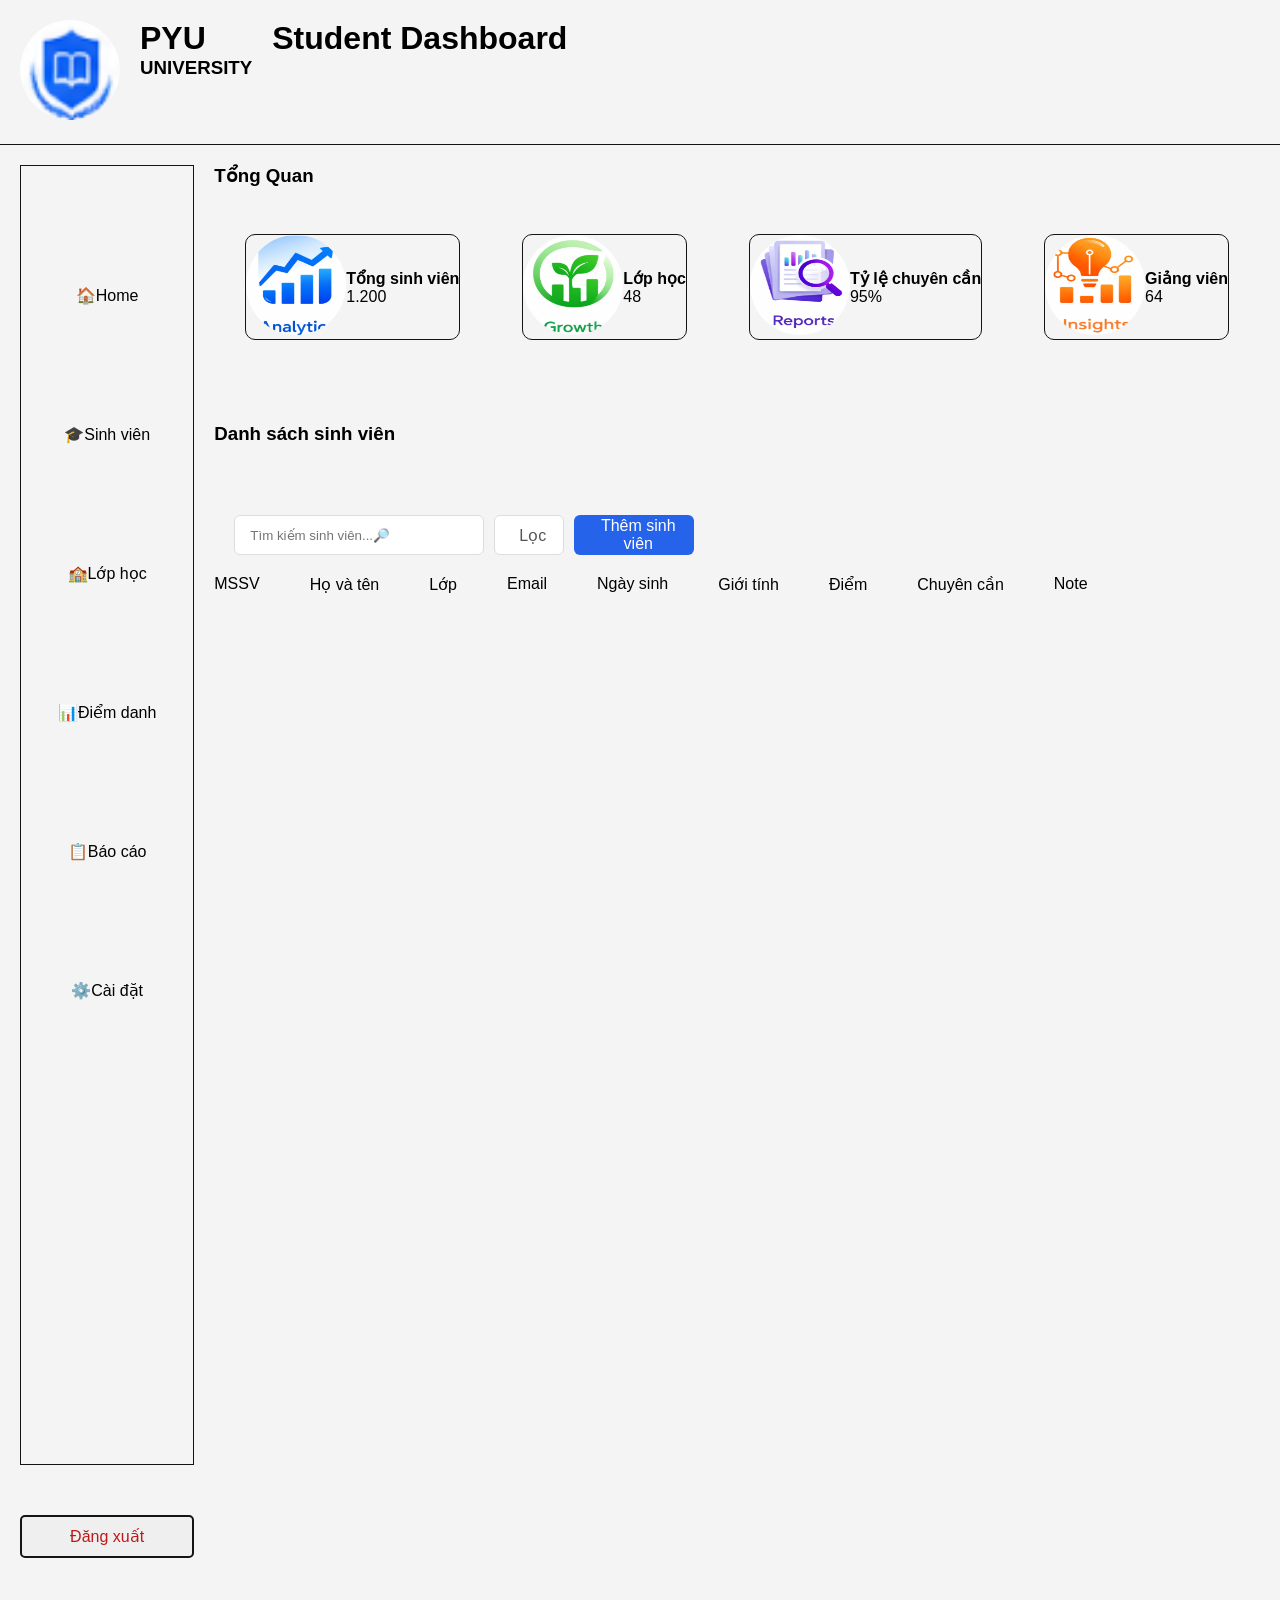
<file: bai tap/index.html>
<!DOCTYPE html>
<html lang="en">
<head>
    <meta charset="UTF-8">
    <meta name="viewport" content="width=device-width, initial-scale=1.0">
    <title>Document</title>
    <link rel="stylesheet" href="styles/st.css">
</head>
<body>
<header>
    <div class="head">
        <div class="logo">
            <img src="./Screenshot 2026-06-17 095225.png" alt="Logo">
        </div>
        <div class="title">
            <h1>PYU</h1>
            <h3>UNIVERSITY</h3>  
        </div>
         <h1>Student Dashboard</h1>
        </div>
       
        
</header>
    <container class="big-box">
   <article>
    
    <sidebar>
        <ul>
            <li><a href="#">🏠Home</a></li>
            <li><a href="#">🎓Sinh viên</a></li>
            <li><a href="#">🏫Lớp học</a></li>    
            <li><a href="#">📊Điểm danh</a></li>
            <li><a href="#">📋Báo cáo</a></li>
            <li><a href="#">⚙️Cài đặt</a></li>
        </ul>
        <div class="nav-actions">   
            <button type="button">Đăng xuất</button>
        </div>
    </sidebar>

   </article>
   <content>
   <div class="box_1">
    <h3>Tổng Quan</h3>
    <div class="information">
        <div class="info-box">
            <div class="icon">
                <img src="./Screenshot 2026-06-17 094729.png" alt="icon">
            </div>
            <div class="text">
            <h4>Tổng sinh viên</h4>
            <p>1.200</p>
            </div>
        </div>
        <div class="info-box">
            <div class="icon">
                <img src="./Screenshot 2026-06-17 094746.png" alt="icon">
            </div>
            <div class="text">
            <h4>Lớp học</h4>
            <p>48</p>
            </div>
        </div>
        <div class="info-box">
            <div class="icon">
                <img src="./Screenshot 2026-06-17 094752.png" alt="icon">
            </div>
            <div class="text">
            <h4>Tỷ lệ chuyên cần</h4>
            <p>95%</p>
            </div>
        </div>
        <div class="info-box">
            <div class="icon">
                <img src="./Screenshot 2026-06-17 094758.png" alt="icon">
            </div>
            <div class="text">
            <h4>Giảng viên</h4>
            <p>64</p>
            </div>
        </div>
    </div>
    </div><br><br>
    <h3>Danh sách sinh viên</h3>
    <div class="box_2">
        <div class="toolbar">

    <div class="search-box">
        <input type="text" placeholder="Tìm kiếm sinh viên...🔎">
        <i class="fa-solid fa-magnifying-glass"></i>
    </div>

    <button class="filter-btn">
        <i class="fa-solid fa-filter"></i>
        Lọc
    </button>

    <button class="add-btn">
        <i class="fa-solid fa-plus"></i>
        Thêm sinh viên
    </button>
            
   </div>
    </div>
    <div class="classroom">
        
            <div class="classroom-item">MSSV</div>
            <div class="classroom-item">Họ và tên</div>
            <div class="classroom-item">Lớp</div>
            <div class="classroom-item">Email</div>
            <div class="classroom-item">Ngày sinh</div>
            <div class="classroom-item">Giới tính</div>
            <div class="classroom-item">Điểm</div>
            <div class="classroom-item">Chuyên cần</div>
            <div class="classroom-item">Note</div>
        
    </div>

    </container>

</body>
</html>
</file>
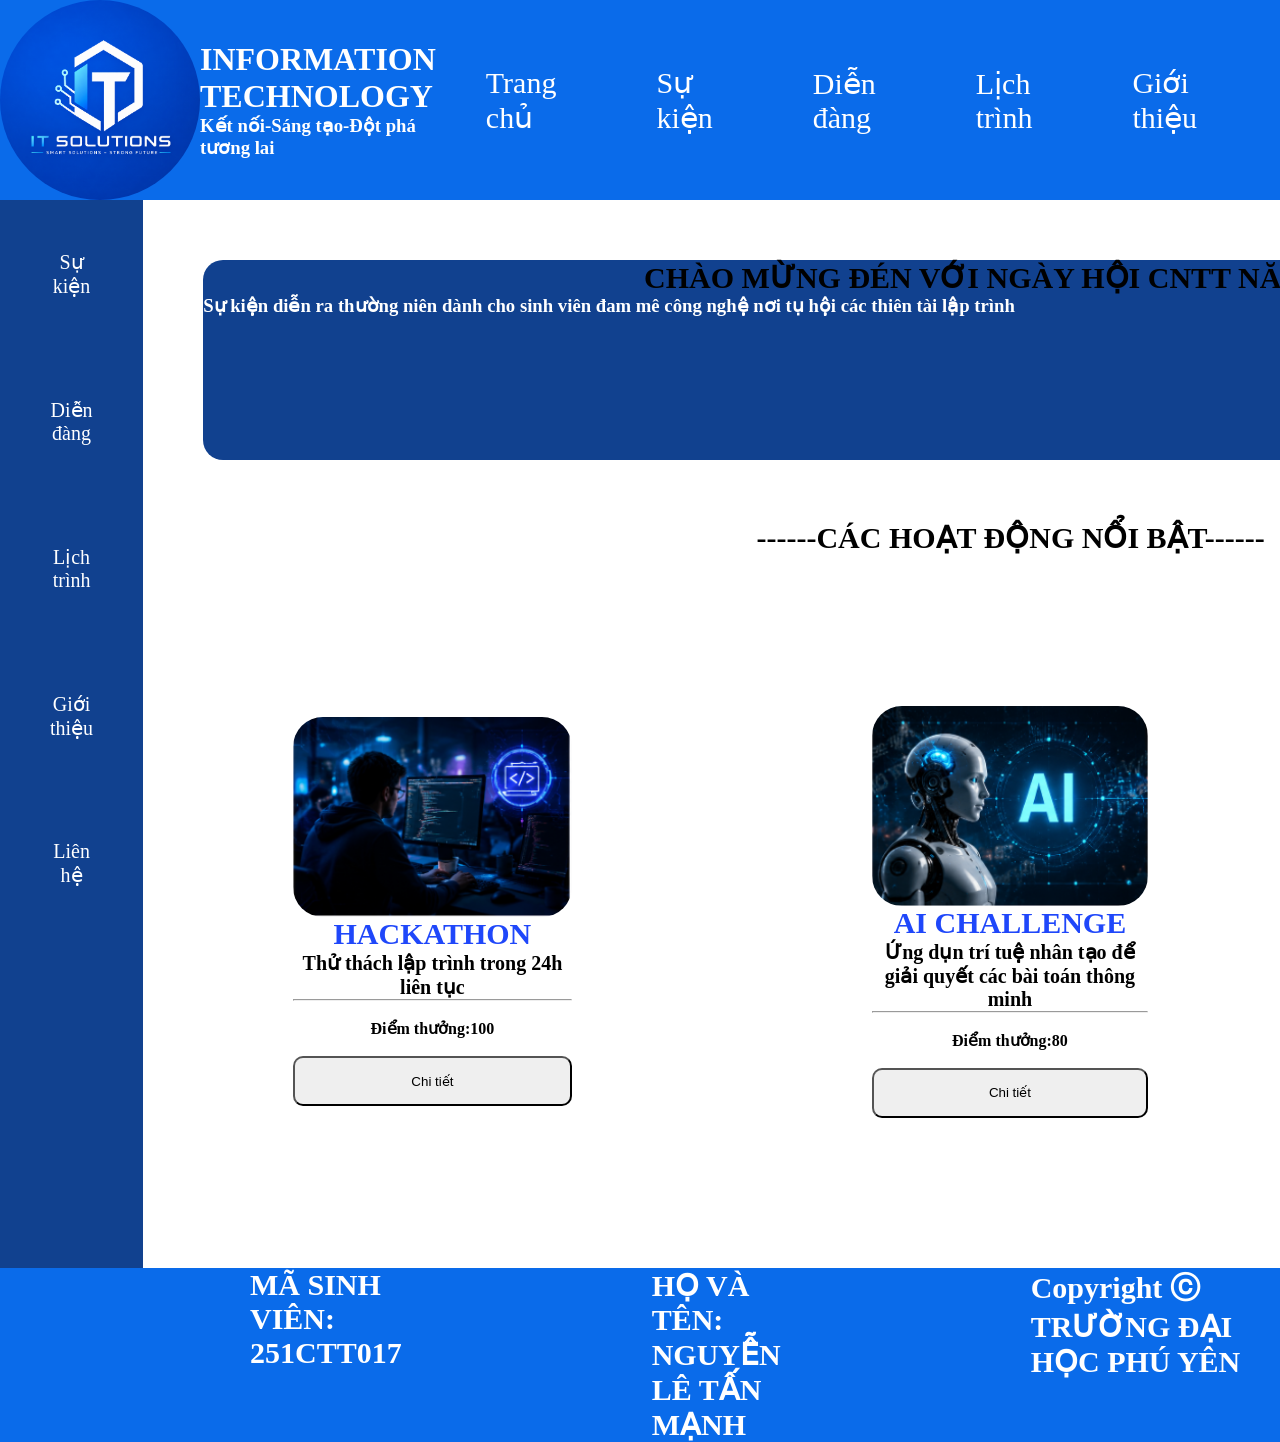
<file: baitap/index.html>
<!DOCTYPE html>
<html lang="en">
<head>
    <meta charset="UTF-8">
    <meta name="viewport" content="width=device-width, initial-scale=1.0">
    <title>Document</title>
    <link rel="stylesheet" href="sty.css">
</head>
<body>
    <header>
     <div class="left-main">
        <img src="./71a78590-4a73-4d98-9adc-68e4ff64bdc1.png" alt="logo" >
        <div >
            <h1>INFORMATION TECHNOLOGY</h1>
            <h3>Kết nối-Sáng tạo-Đột phá tương lai</h3>
        </div>
     </div>
     <div class="right-main">
        
            <a href="#">Trang chủ</a>
            <a href="#">Sự kiện</a>
            <a href="#">Diễn đàng</a>
            <a href="#">Lịch trình</a>
            <a href="#">Giới thiệu</a>
            <a href="#">Liên hệ</a>
        
     </div>
    </header>
    <div class="nav">
        <main class="event">
            <a href="#">Sự kiện</a>
            <a href="#">Diễn đàng</a>
            <a href="#">Lịch trình</a>
            <a href="#">Giới thiệu</a>
            <a href="#">Liên hệ</a>
        </main>
        <content>
           <aside>
            <h1>CHÀO MỪNG ĐÉN VỚI NGÀY HỘI CNTT NĂM 2026</h1>
            <h3>Sự kiện diễn ra thường niên dành cho sinh viên đam mê công nghệ nơi tụ hội các thiên tài lập trình</h3>
           </aside>
           <h1>------CÁC HOẠT ĐỘNG NỔI BẬT------</h1>
           <div class="photo">
            <div class="new">
                <img src="./Screenshot 2026-06-04 091509.png"alt=logo>
                <h1>HACKATHON</h1>
                <h4>Thử thách lập trình trong 24h liên tục</h4>
                <hr><br>
                <b>Điểm thưởng:100</b><br>
                <button type="button">Chi tiết</button>
            </div>
            <div class="new">
                <img src="./Screenshot 2026-06-04 091516.png"alt=logo>
                <h1>AI CHALLENGE</h1>
                <h4>Ứng dụn trí tuệ nhân tạo để giải quyết các bài toán thông minh</h4>
                <hr><br>
                <b>Điểm thưởng:80</b><br>
                <button type="button">Chi tiết</button>
            </div>
            <div class="new">
                <img src="./Screenshot 2026-06-04 091525.png"alt=logo>
                <h1>ROBOTISC</h1>
                <h4>Thiết kế và lập trình robot tự đọng hóa hoàn thành các nhiệm vụ</h4>
                <hr><br>
                <b>Điểm thưởng:60</b><br>
                <button type="button">Chi tiết</button>
            </div>
           </div>

        </content>
    </div>
    <footer>
        <div class="information">
            <div>
                <h3>MÃ SINH VIÊN: </h3>
                <h3>251CTT017</h3>
            </div>
            <div>
                <h3>HỌ VÀ TÊN:</h3>
                <h3>NGUYỄN LÊ TẤN MẠNH</h3>
            </div>
            <div>
                <h3>Copyright ⓒ TRƯỜNG ĐẠI HỌC PHÚ YÊN </h3>
            </div>
            
        </div>
    </footer>
</body>
</html>
</file>
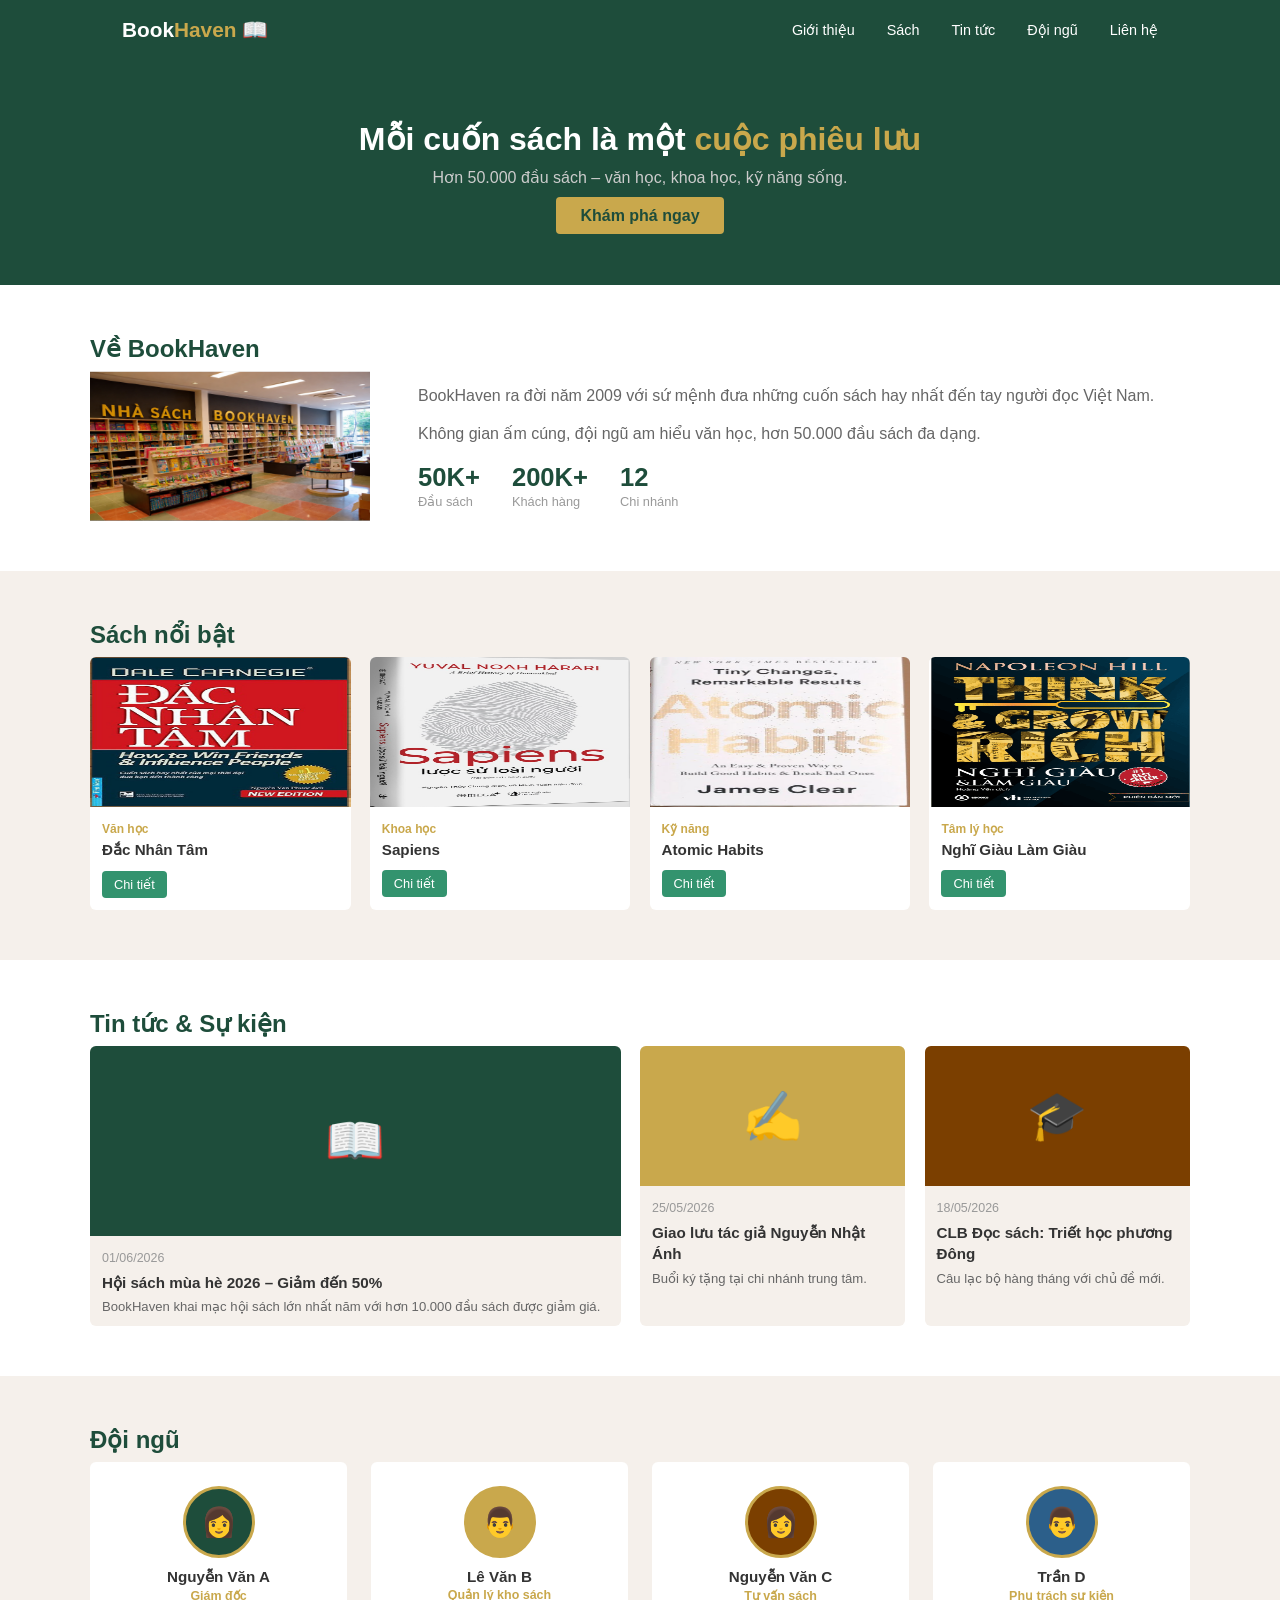
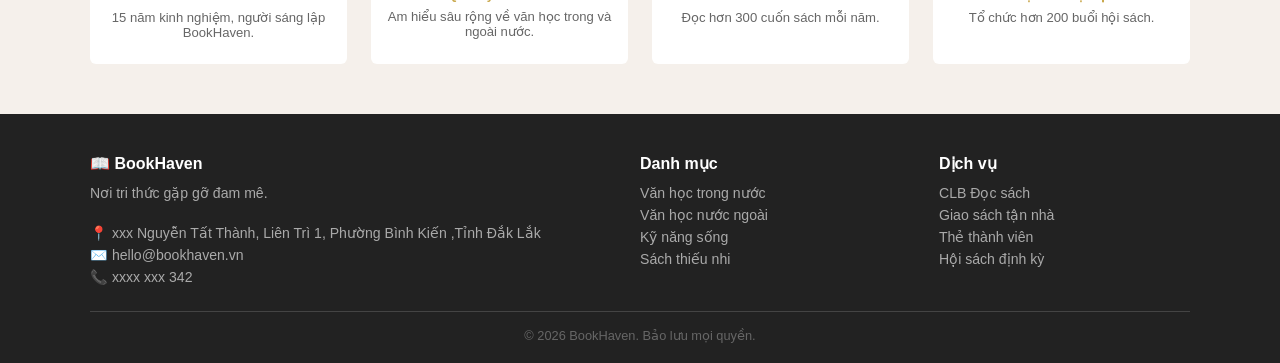
<file: ktgk_II/gk.html>
<!DOCTYPE html>
<html lang="vi">
<head>
  <meta charset="UTF-8" />
    <meta name="viewport" content="width=device-width, initial-scale=1.0" />
  <title>Nhà Sách BookHaven</title>
    <link rel="stylesheet" href="style.css" />
</head>
<body>

<header>
  <nav>
    <div class="logo">Book<span>Haven</span> 📖</div>
    <ul>
      <li><a href="#gioi-thieu">Giới thiệu</a></li>
      <li><a href="#san-pham">Sách</a></li>
      <li><a href="#tin-tuc">Tin tức</a></li>
      <li><a href="#doi-ngu">Đội ngũ</a></li>
      <li><a href="#footer">Liên hệ</a></li>
    </ul>
  </nav>
</header>

<section class="hero">
  <h1>Mỗi cuốn sách là một <span>cuộc phiêu lưu</span></h1>
  <p>Hơn 50.000 đầu sách – văn học, khoa học, kỹ năng sống.</p>
  <a href="#">Khám phá ngay</a>
</section>

<section id="gioi-thieu">
  <div class="wrap">
    <h2>Về BookHaven</h2>
    <div class="about">
      <div class="about-img"> <img src="./Screenshot 2026-06-09 140444.png" alt="BookHaven"> </div>
      <div class="about-text">
        <p>BookHaven ra đời năm 2009 với sứ mệnh đưa những cuốn sách hay nhất đến tay người đọc Việt Nam.</p>
        <p>Không gian ấm cúng, đội ngũ am hiểu văn học, hơn 50.000 đầu sách đa dạng.</p>
        <div class="stats">
          <div><strong>50K+</strong><span>Đầu sách</span></div>
          <div><strong>200K+</strong><span>Khách hàng</span></div>
          <div><strong>12</strong><span>Chi nhánh</span></div>
        </div>
      </div>
    </div>
  </div>
</section>

<section id="san-pham">
  <div class="wrap">
    <h2>Sách nổi bật</h2>
    <div class="books">
      <article class="book">
        <div class="book-cover bg1"><img src="./Screenshot 2026-06-09 133037.png" alt="Đắc Nhân Tâm"></div>
        <div class="book-info">
          <small>Văn học</small>
          <h3>Đắc Nhân Tâm</h3>
          <button class="btn-detail" onclick="showDetail('Đắc Nhân Tâm', 'Dale Carnegie', '89.000đ')">Chi tiết</button>
        </div>
      </article>
      <article class="book">
        <div class="book-cover bg2"><img src="./Screenshot 2026-06-09 133121.png" alt="Sapiens"></div>
        <div class="book-info">
          <small>Khoa học</small>
          <h3>Sapiens</h3>
          <button class="btn-detail" onclick="showDetail('Sapiens', 'Yuval Noah Harari', '175.000đ')">Chi tiết</button>
        </div>
      </article>
      <article class="book">
        <div class="book-cover bg3"><img src="./Screenshot 2026-06-09 133222.png" alt="Atomic Habits"></div>
        <div class="book-info">
          <small>Kỹ năng</small>
          <h3>Atomic Habits</h3>
          <button class="btn-detail" onclick="showDetail('Atomic Habits', 'James Clear', '120.000đ')">Chi tiết</button>
        </div>
      </article>
      <article class="book">
        <div class="book-cover bg4"><img src="./Screenshot 2026-06-09 133158.png" alt="Nghĩ Giàu Làm Giàu"></div>
        <div class="book-info">
          <small>Tâm lý học</small>
          <h3>Nghĩ Giàu Làm Giàu</h3>
          <button class="btn-detail" onclick="showDetail('Nghĩ Giàu Làm Giàu', 'Napoleon Hill', '99.000đ')">Chi tiết</button>
        </div>
      </article>
    </div>
  </div>
</section>

<section id="tin-tuc">
  <div class="wrap">
    <h2>Tin tức & Sự kiện</h2>
    <div class="news">
      <article class="post">
        <div class="post-img ni1">📖</div>
        <div class="post-body">
          <small>01/06/2026</small>
          <h3>Hội sách mùa hè 2026 – Giảm đến 50%</h3>
          <p>BookHaven khai mạc hội sách lớn nhất năm với hơn 10.000 đầu sách được giảm giá.</p>
        </div>
      </article>
      <article class="post">
        <div class="post-img ni2">✍️</div>
        <div class="post-body">
          <small>25/05/2026</small>
          <h3>Giao lưu tác giả Nguyễn Nhật Ánh</h3>
          <p>Buổi ký tặng tại chi nhánh trung tâm.</p>
        </div>
      </article>
      <article class="post">
        <div class="post-img ni3">🎓</div>
        <div class="post-body">
          <small>18/05/2026</small>
          <h3>CLB Đọc sách: Triết học phương Đông</h3>
          <p>Câu lạc bộ hàng tháng với chủ đề mới.</p>
        </div>
      </article>
    </div>
  </div>
</section>

<section id="doi-ngu">
  <div class="wrap">
    <h2>Đội ngũ</h2>
    <div class="team">
      <div class="member">
        <div class="avatar av1">👩</div>
        <h3>Nguyễn Văn A</h3>
        <small>Giám đốc</small>
        <p>15 năm kinh nghiệm, người sáng lập BookHaven.</p>
      </div>
      <div class="member">
        <div class="avatar av2">👨</div>
        <h3>Lê Văn B</h3>
        <small>Quản lý kho sách</small>
        <p>Am hiểu sâu rộng về văn học trong và ngoài nước.</p>
      </div>
      <div class="member">
        <div class="avatar av3">👩</div>
        <h3>Nguyễn Văn C</h3>
        <small>Tư vấn sách</small>
        <p>Đọc hơn 300 cuốn sách mỗi năm.</p>
      </div>
      <div class="member">
        <div class="avatar av4">👨</div>
        <h3>Trần D</h3>
        <small>Phụ trách sự kiện</small>
        <p>Tổ chức hơn 200 buổi hội sách.</p>
      </div>
    </div>
  </div>
</section>

<footer id="footer">
  <div class="footer-wrap">
    <div>
      <h4>📖 BookHaven</h4>
      <p>Nơi tri thức gặp gỡ đam mê.</p>
      <br>
      <p>📍 xxx Nguyễn Tất Thành, Liên Trì 1, Phường Bình Kiến ,Tỉnh Đắk Lắk</p>
      <p>✉️ hello@bookhaven.vn</p>
      <p>📞 xxxx xxx 342</p>
    </div>
    <div>
      <h4>Danh mục</h4>
      <ul>
        <li>Văn học trong nước</li>
        <li>Văn học nước ngoài</li>
        <li>Kỹ năng sống</li>
        <li>Sách thiếu nhi</li>
      </ul>
    </div>
    <div>
      <h4>Dịch vụ</h4>
      <ul>
        <li>CLB Đọc sách</li>
        <li>Giao sách tận nhà</li>
        <li>Thẻ thành viên</li>
        <li>Hội sách định kỳ</li>
      </ul>
    </div>
  </div>
  <p class="copy">© 2026 BookHaven. Bảo lưu mọi quyền.</p>
</footer>
<div id="book-modal" style="display:none; position:fixed; top:0; left:0; width:100%; height:100%; background:rgba(0,0,0,0.5); justify-content:center; align-items:center;">
  <div style="background:#fff; border-radius:8px; padding:32px; min-width:300px; text-align:center; position:relative;">
    <button onclick="closeModal()" style="position:absolute; top:10px; right:14px; background:none; color:#333; font-size:1.2rem; border:none; cursor:pointer;">✕</button>
    <h3 id="modal-title" style="color:#1e4d3b; margin-bottom:8px;"></h3>
    <p id="modal-author" style="color:#999; margin-bottom:8px;"></p>
    <p id="modal-price" style="color:#c9a84c; font-size:1.2rem; font-weight:bold;"></p>
    <button>Đặt ngay</button>
  </div>
</div>
<script src="main.js"></script>
</body>
</html>
</file>
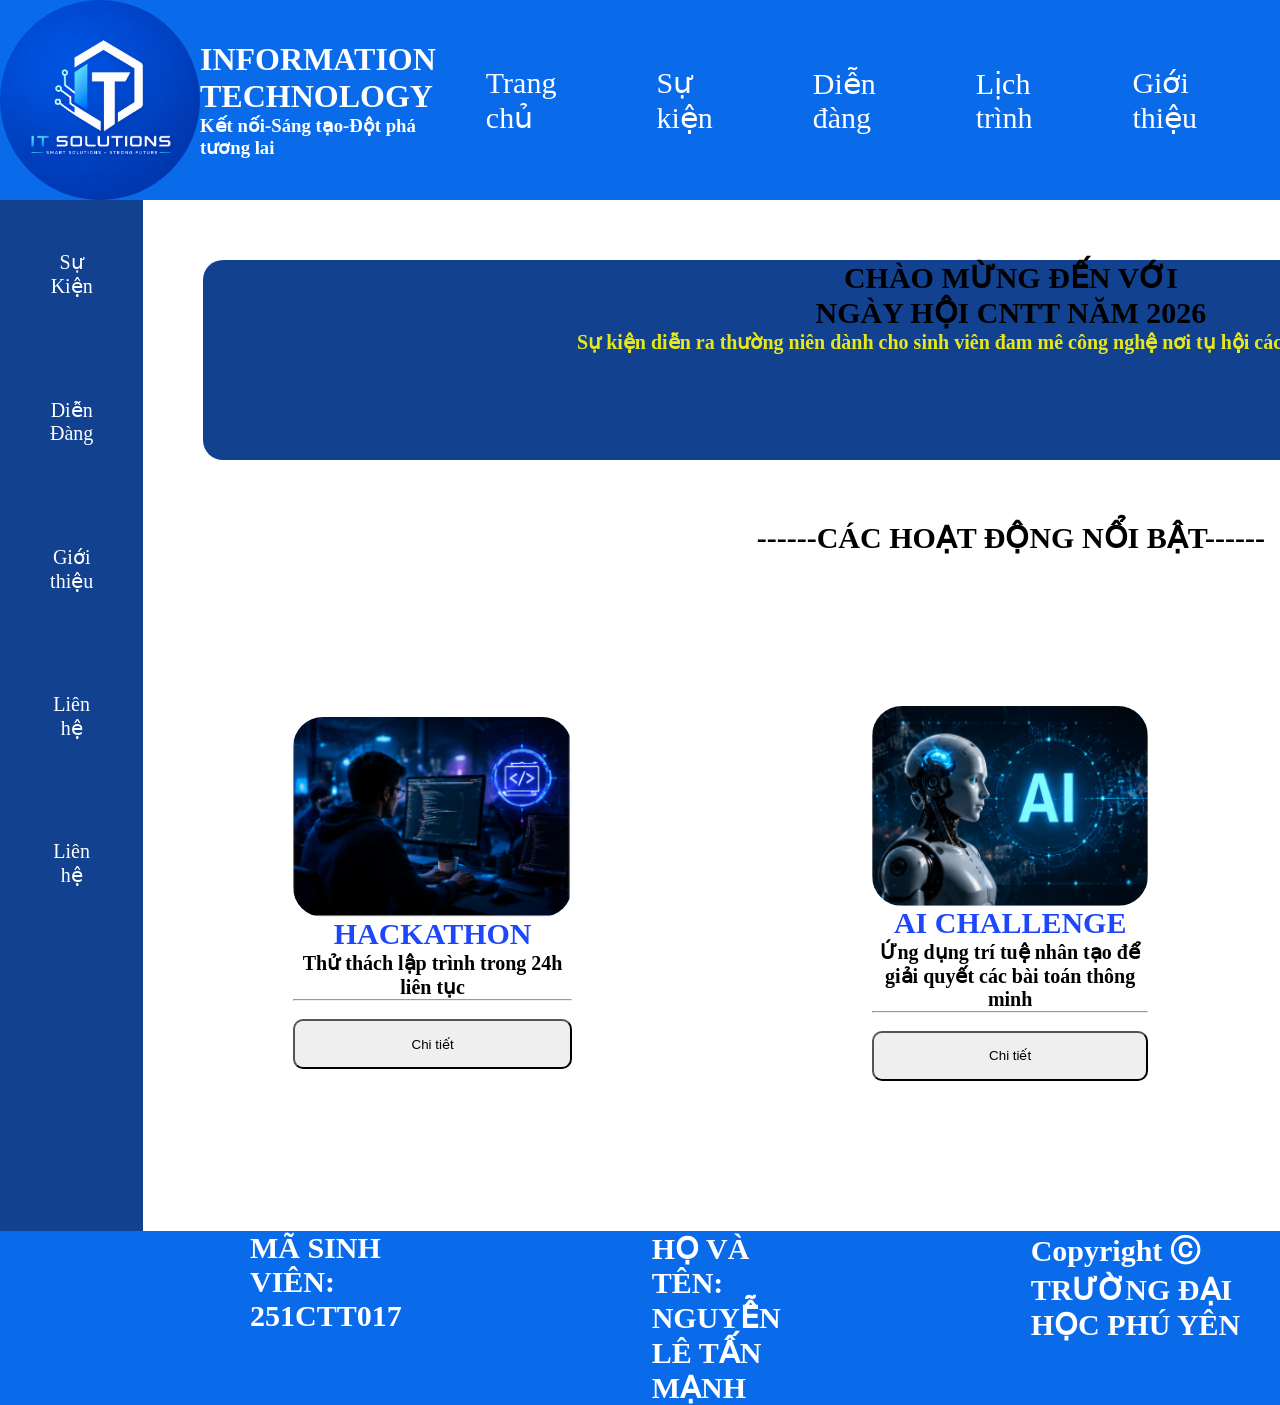
<file: kttx/kt.html>
<!DOCTYPE html>
<html lang="en">
<head>
    <meta charset="UTF-8">
    <meta name="viewport" content="width=device-width, initial-scale=1.0">
    <title>Document</title>
    <link rel="stylesheet" href="st.css">
</head>
<body>
    <header>
     <div class="left-main">
        <img src="./71a78590-4a73-4d98-9adc-68e4ff64bdc1.png" alt="logo" >
        <div >
            <h1>INFORMATION TECHNOLOGY</h1>
            <h3>Kết nối-Sáng tạo-Đột phá tương lai</h3>
        </div>
     </div>
     <div class="right-main">
            <a href="#">Trang chủ</a>
            <a href="#">Sự kiện</a>
            <a href="#">Diễn đàng</a>
            <a href="#">Lịch trình</a>
            <a href="#">Giới thiệu</a>
            <a href="#">Liên hệ</a>
     </div>
    </header>
    <div class="nav">
        <main class="event">
            <a href="#">Sự Kiện</a>
             <a href="#">Diễn Đàng</a>
              <a href="#">Giới thiệu</a>
               <a href="#">Liên hệ</a>
                <a href="#">Liên hệ</a>
        </main>
        <content>
           <aside>
            <h1>CHÀO MỪNG ĐẾN VỚI <br>NGÀY HỘI CNTT NĂM 2026</h1>
            <h3>Sự kiện diễn ra thường niên dành cho sinh viên đam mê công nghệ nơi tụ hội các thiên tài lập trình.</h3>
           </aside>
           <h1>------CÁC HOẠT ĐỘNG NỔI BẬT------</h1>
           <div class="photo">
            <div class="new">
                <img src="./Screenshot 2026-06-04 091509.png" alt="hackathon">
                <h1>HACKATHON</h1>
                <h4>Thử thách lập trình trong 24h liên tục</h4>
                <hr><br>
                <button type="button" onclick="xemChiTiet('HACKATHON', 100)">Chi tiết</button>
            </div>
            <div class="new">
                <img src="./Screenshot 2026-06-04 091516.png" alt="ai challenge">
                <h1>AI CHALLENGE</h1>
                <h4>Ứng dụng trí tuệ nhân tạo để giải quyết các bài toán thông minh</h4>
                <hr><br>
                <button type="button" onclick="xemChiTiet('AI CHALLENGE', 80)">Chi tiết</button>
            </div>
            <div class="new">
                <img src="./Screenshot 2026-06-04 091525.png" alt="robotics">
                <h1>ROBOTICS</h1>
                <h4>Thiết kế và lập trình robot tự động hóa hoàn thành các nhiệm vụ</h4>
                <hr><br>
                <button type="button" onclick="xemChiTiet('ROBOTICS', 60)">Chi tiết</button>
            </div>
        </div>
           <div id="hoatDongDaChon" style="display:none; background:rgb(17,65,143); border-radius:15px; text-align:center;">
               <h2 id="tenHoatDong" style="color:white; font-size:28px; margin-bottom:10px;"></h2>
               <h3 id="diemThuong" style="color:yellow; font-size:22px;"></h3>
               <button type="button" onclick="document.getElementById('hoatDongDaChon').style.display='none'" style="margin-top:20px; background:white; color:rgb(17,65,143); font-weight:bold; cursor:pointer;">Đóng</button>
           </div>

        </content>
    </div>
    <footer>
        <div class="information">
            <div>
                <h3>MÃ SINH VIÊN: </h3>
                <h3>251CTT017</h3>
            </div>
            <div>
                <h3>HỌ VÀ TÊN:</h3>
                <h3>NGUYỄN LÊ TẤN MẠNH</h3>
            </div>
            <div>
                <h3>Copyright ⓒ TRƯỜNG ĐẠI HỌC PHÚ YÊN </h3>
            </div>
        </div>
    </footer>

    <script src="sript.js"></script>
</body>
</html>
</file>
<file: bai tap/styles/st.css>
* {
    margin: 0;
    padding: 0;
    box-sizing: border-box;
}
body {
    font-family: Arial, sans-serif;
    background-color: #f4f4f4;
    
}
.head{
    display: flex;
    padding: 20px;
    border-bottom: 1px solid #171313;
    gap: 20px;
}

.big-box {
    display: flex;
    padding: 20px;
    
}
article {
    flex: 1;
    margin-right: 20px;
    height: 1500px;
}
content{
    flex: 6;
    
    height: 1500px;
}
footer {
    height: 50px;
   border: 1px solid #171313;
    text-align: center;
    padding: 10px 0;
}
li {
    list-style: none;
}
a {
    text-decoration: none;
    color: #000;
}
ul {
    padding: 10px;
    border: 1px solid #171313;
    margin-bottom: 10px;
    height: 1300px;
}
button {
    font-size: 16px;
    border-radius: 5px;
    border: 2px solid #171313;
    color:rgb(190, 25, 25);
    margin-top: 50px;
    display: block;
    width: 100%;
    padding: 10px;
    cursor: pointer;
}
article ul li {
    margin-bottom: 100px;
    margin-top: 100px;
    text-align: center;
    padding: 10px;
    
}
content{
    display: flex;
    flex-direction: column;
}
img{
    height: 100px;
    width: 100px;
    border-radius: 50%;
}

.information{
  
    display: flex;
    justify-content: space-around;
    align-items: center;  
    height: 200px;
}
.list{
    border: 1px solid #171313;  
    height: 200px;
}
.info-box{
      border: 1px solid #171313;
      border-radius: 10px;
    display: flex;
    justify-content: space-around;
    align-items: center;
}

.toolbar{
        display:flex;
        gap:10px;
        align-items:center;
        padding:20px;
    }

    
    .search-box{
        position:relative;
        margin-top:50px;
    }

    .search-box input{
        width:250px;
        height:40px;
        padding:0 40px 0 15px;
        border:1px solid #ddd;
        border-radius:6px;
        outline:none;
    }

    .search-box i{
       margin-top: 30px;
        position:absolute;
        right:15px;
        transform:translateY(-50%);
        color:#888;
    }

   
    .filter-btn{
        width:70px;
        height:40px;
        padding:0 16px;
        border:1px solid #ddd;
        background:#fff;
        border-radius:6px;
        cursor:pointer;
        display:flex;
        align-items:center;
        gap:8px;
        color:#555;
    }

    
    .add-btn{
        width:120px;
        height:40px;
        padding:0 18px;
        border:none;
        background:#2563eb;
        color:white;
        border-radius:6px;
        cursor:pointer;
        display:flex;
        align-items:center;
        gap:8px;
        font-weight:500;
    }

    .add-btn:hover{
        background:#1d4ed8;
    }
    .classroom{
        display:flex;
        gap:50px;
    }
</file>
<file: baitap/sty.css>
*{
    margin: 0;
    padding: 0;
}
header{
    display:flex;
    min-height: 200px;
    background-color:rgb(10, 107, 234) ;
}
h1{
    color: white;
}
h3{
    color: white;
}
img{
    height: 200px;
    border-radius: 50%;
}
.left-main{
    flex:3;
    display:flex;
    justify-content: center;
    align-items: center;
}
.right-main{
    flex:7;
    display:flex;
    justify-content: center;
    align-items: center;
}
a{
    text-decoration: none;
    margin: 50px;
    justify-content: space-around;
    font-size:30px;
    color: white;
    border-radius: 5px;
}
a:hover{
    background-color: rgb(17, 65, 143);
}
.nav{
    display:flex;
   
}
.nav main{
    flex:1;
    min-height: 800px;
    background-color:  rgb(17, 65, 143);
}
 .event{
    display:flex;
    flex-direction: column;
 }
 .event a{
    text-align: center;
    text-decoration: none;
    margin: 50px;
    justify-content: space-around;
    font-size:20px;
    color: white;
 }
 
.nav content{
    flex:9;
    min-height: 800px;
}
aside{
    margin: 60px;
    border-radius: 20px;
    min-height: 200px;
    background-color:  rgb(17, 65, 143);
}
content h1{
    text-align: center;
    font-size: 30px;
    color: black;
}
.photo{
    display: flex;
    justify-content: center;
    align-items: center;
}
.new{
    margin: 150px;
    display:flex;
    flex-direction: column;
    min-height: 200px;
}
.new img{
    border-radius: 30px;
}
.new h4{
    text-align: center;
    font-size: 20px;
}
.new h1{
    color:rgb(31, 71, 250)
}
.new b{
 text-align: center;   
}
footer{
    background-color:rgb(10, 107, 234) ;
    min-height: 150px;
}
.information{
    display:flex
}
.information h3{
    font-size: 30px;
    margin-left: 250px;
}
button{
    height: 50px;
   border-radius: 10px;
}
</file>
<file: ktgk_II/style.css>
* { 
        margin: 0; padding: 0; box-sizing: border-box; 
    }
    body {
         font-family: Arial, sans-serif; color: #333;
         }
    a {
         text-decoration: none; color: inherit;
         }

    
    header { 
        background: #1e4d3b; 
    }
    nav {
      max-width: 1100px;
      margin: 0 auto;
      padding: 0 2rem;
      height: 60px;
      display: flex;
      align-items: center;
      justify-content: space-between;
    }
    .logo {
         color: #fff; font-size: 1.3rem; font-weight: bold; 
        }
    .logo span { 
        color: #c9a84c; 
    }
    nav ul { 
        list-style: none; display: flex; gap: 2rem;
     }
    nav ul a {
         color: #fff; font-size: 0.9rem;
         }

    .hero {
      background: #1e4d3b;
      color: #fff;
      text-align: center;
      padding: 60px 20px;
    }
    .hero h1 {
         font-size: 2rem; margin-bottom: 10px; 
        }
    .hero h1 span {
         color: #c9a84c; 
        }
    .hero p { 
        color: #ccc; margin-bottom: 20px; 
    }
    .hero a {
      background: #c9a84c;
      color: #1e4d3b;
      padding: 10px 24px;
      border-radius: 4px;
      font-weight: bold;
    }

    
    section {
         padding: 50px 20px; 
        }
    .wrap { 
        max-width: 1100px; margin: 0 auto; 
    }
    h2 { 
        font-size: 1.5rem; color: #1e4d3b; margin-bottom: 8px;
     }
    .line { 
        width: 40px; height: 3px; background: #c9a84c; margin-bottom: 24px;
     }

   
    #gioi-thieu {
         background: #fff; 
        }
    .about {
      display: flex;
      gap: 3rem;
      align-items: center;
    }
    .about-img {
      flex: 0 0 280px;
      height: 150px;
      background: #1e4d3b;
      border-radius: 8px;
      display: flex;
      align-items: center;
      justify-content: center;
      font-size: 5rem;
    }
    .about-text p { 
        color: #666; line-height: 1.7; margin-bottom: 10px;
     }
    .stats { 
        display: flex; gap: 2rem; margin-top: 16px; 
    }
    .stats div strong { 
        display: block; font-size: 1.6rem; color: #1e4d3b;
     }
    .stats div span {
         font-size: 0.8rem; color: #999;
         }

  
    #san-pham { 
        background: #f5f0eb; 
    }
    .books {
      display: grid;
      grid-template-columns: repeat(4, 1fr);
      gap: 1.2rem;
    }
    article.book {
         background: #fff; border-radius: 6px; overflow: hidden; 
        }
    .book-cover {
      height: 150px;
      display: flex;
      align-items: center;
      justify-content: center;
      font-size: 3rem;
      background: #03dff7;
    }
    
    .book-info { 
        padding: 12px; 
    }
    .book-info small { 
        color: #c9a84c; font-size: 0.75rem; font-weight: bold;
     }
    .book-info h3 { 
        font-size: 0.95rem; margin: 4px 0;
     }
     button{
        margin-top: 8px;
        padding: 6px 12px;
        background: #33936e;
        color: #fff;
        border: none;
        border-radius: 4px;
        font-size: 0.8rem;
        cursor: pointer;
     }
     img{
       
        height: 150px;
        width: 100%;
        
     }
    
    #tin-tuc {
         background: #fff;
         }
    .news {
      display: grid;
      grid-template-columns: 2fr 1fr 1fr;
      gap: 1.2rem;
    }
    article.post { 
        background: #f5f0eb; border-radius: 6px; overflow: hidden;
     }
    .post-img {
      height: 140px;
      display: flex;
      align-items: center;
      justify-content: center;
      font-size: 3rem;
    }
    .ni1 {
         background: #1e4d3b; 
        }
    .ni2 { 
        background: #c9a84c;
     }
    .ni3 { 
        background: #7b3f00; 
    }
    article.post:first-child .post-img {
         height: 190px;
         }
    .post-body {
         padding: 12px;
         }
    .post-body small { 
        color: #999; font-size: 0.78rem; 
    }
    .post-body h3 {
         font-size: 0.95rem; margin: 6px 0; line-height: 1.4;
         }
    .post-body p { 
        font-size: 0.82rem; color: #666;
     }

   
    #doi-ngu { 
        background: #f5f0eb; 
    }
    .team { 
        display: flex; gap: 1.5rem;
     }
    .member {
      flex: 1;
      background: #fff;
      border-radius: 6px;
      padding: 24px 16px;
      text-align: center;
    }
    .avatar {
      width: 72px;
      height: 72px;
      border-radius: 50%;
      border: 3px solid #c9a84c;
      margin: 0 auto 10px;
      display: flex;
      align-items: center;
      justify-content: center;
      font-size: 1.8rem;
    }
    .av1 {
         background: #1e4d3b;
        }
    .av2 { 
        background: #c9a84c;
     }
    .av3 {
         background: #7b3f00;
         }
    .av4 { 
        background: #2c5f8a; 
    }
    .member h3 {
         font-size: 0.95rem; 
        }
    .member small {
         color: #c9a84c; font-size: 0.78rem; font-weight: bold;
         }
    .member p {
         font-size: 0.82rem; color: #666; margin-top: 6px; 
        }

  
    footer {
         background: #222; color: #aaa; padding: 40px 20px 20px;
         }
    .footer-wrap {
      max-width: 1100px;
      margin: 0 auto;
      display: grid;
      grid-template-columns: 2fr 1fr 1fr;
      gap: 3rem;
      padding-bottom: 20px;
      border-bottom: 1px solid #444;
    }
    .footer-wrap h4 { 
        color: #fff; margin-bottom: 12px; 
    }
    .footer-wrap p, .footer-wrap li { 
        font-size: 0.88rem; margin-bottom: 6px;
     }
    .footer-wrap ul {
         list-style: none; 
        }
    .copy {
         max-width: 1100px; margin: 16px auto 0; font-size: 0.8rem; text-align: center; opacity: 0.5; 
        }
</file>
<file: kttx/st.css>
*{
    margin: 0;
    padding: 0;
}
header{
    display:flex;
    min-height: 200px;
    background-color:rgb(10, 107, 234) ;
}
h1{
    color: white;
}
h3{
    color: white;
}
img{
    height: 200px;
    border-radius: 50%;
}
.left-main{
    flex:3;
    display:flex;
    justify-content: center;
    align-items: center;
}
.right-main{
    flex:7;
    display:flex;
    justify-content: center;
    align-items: center;
}
a{
    text-decoration: none;
    margin: 50px;
    justify-content: space-around;
    font-size:30px;
    color: white;
    border-radius: 5px;
}
a:hover{
    background-color: rgb(17, 65, 143);
}
.nav{
    display:flex;
   
}
.nav main{
    flex:1;
    min-height: 800px;
    background-color:  rgb(17, 65, 143);
}
 .event{
    display:flex;
    flex-direction: column;
 }
 .event a{
    text-align: center;
    text-decoration: none;
    margin: 50px;
    justify-content: space-around;
    font-size:20px;
    color: white;
 }
 
.nav content{
    flex:9;
    min-height: 800px;
}
aside{
    margin: 60px;
    border-radius: 20px;
    min-height: 200px;
    background-color:  rgb(17, 65, 143);
}
aside h1{
    text-align: center;
    font-size: 30px;
    color:white;
}
aside h3{
    text-align: center;
    font-size: 20px;
    color:rgb(232, 232, 25)
}
content h1{
    text-align: center;
    font-size: 30px;
    color: black;
}
.photo{
    display: flex;
    justify-content: center;
    align-items: center;
}
.new{
    margin: 150px;
    display:flex;
    flex-direction: column;
    min-height: 200px;
}
.new img{
    border-radius: 30px;
}
.new h4{
    text-align: center;
    font-size: 20px;
}
.new h1{
    color:rgb(31, 71, 250)
}
.new b{
 text-align: center;   
}
footer{
    background-color:rgb(10, 107, 234) ;
    min-height: 150px;
}
.information{
    display:flex
}
.information h3{
    font-size: 30px;
    margin-left: 250px;
}
button{
    height: 50px;
   border-radius: 10px;
}
</file>
